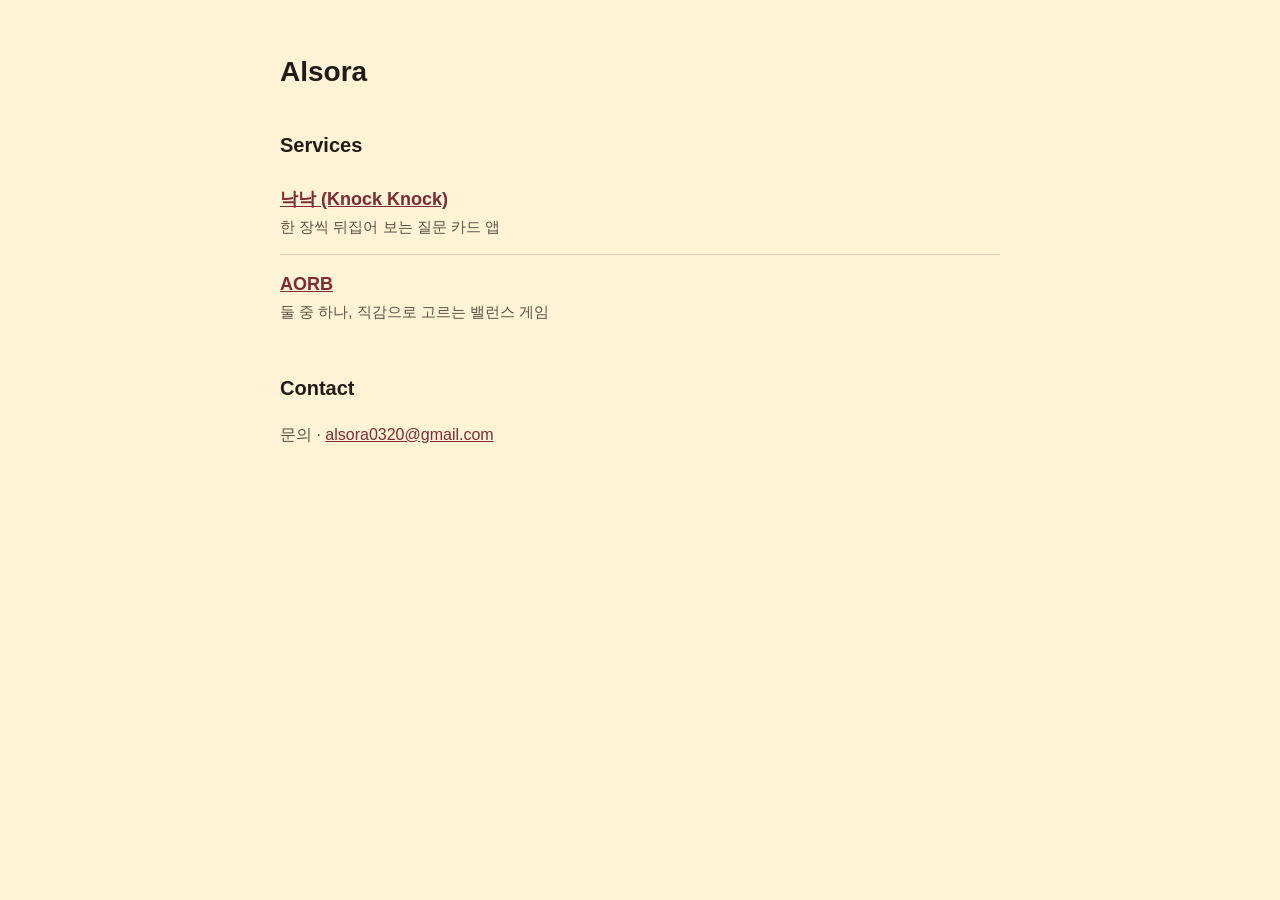
<file: index.html>
<!doctype html>
<html lang="ko">
<head>
<meta charset="utf-8">
<meta name="viewport" content="width=device-width, initial-scale=1">
<title>Alsora</title>
<link rel="stylesheet" href="style.css">
</head>
<body>
<main>
  <h1>Alsora</h1>

  <h2>Services</h2>
  <ul class="services">
    <li>
      <a href="knock-knock/">낙낙 (Knock Knock)</a>
      <span>한 장씩 뒤집어 보는 질문 카드 앱</span>
    </li>
    <li>
      <a href="aorb/">AORB</a>
      <span>둘 중 하나, 직감으로 고르는 밸런스 게임</span>
    </li>
  </ul>

  <h2>Contact</h2>
  <p>문의 · <a href="mailto:alsora0320@gmail.com">alsora0320@gmail.com</a></p>
</main>
</body>
</html>
</file>
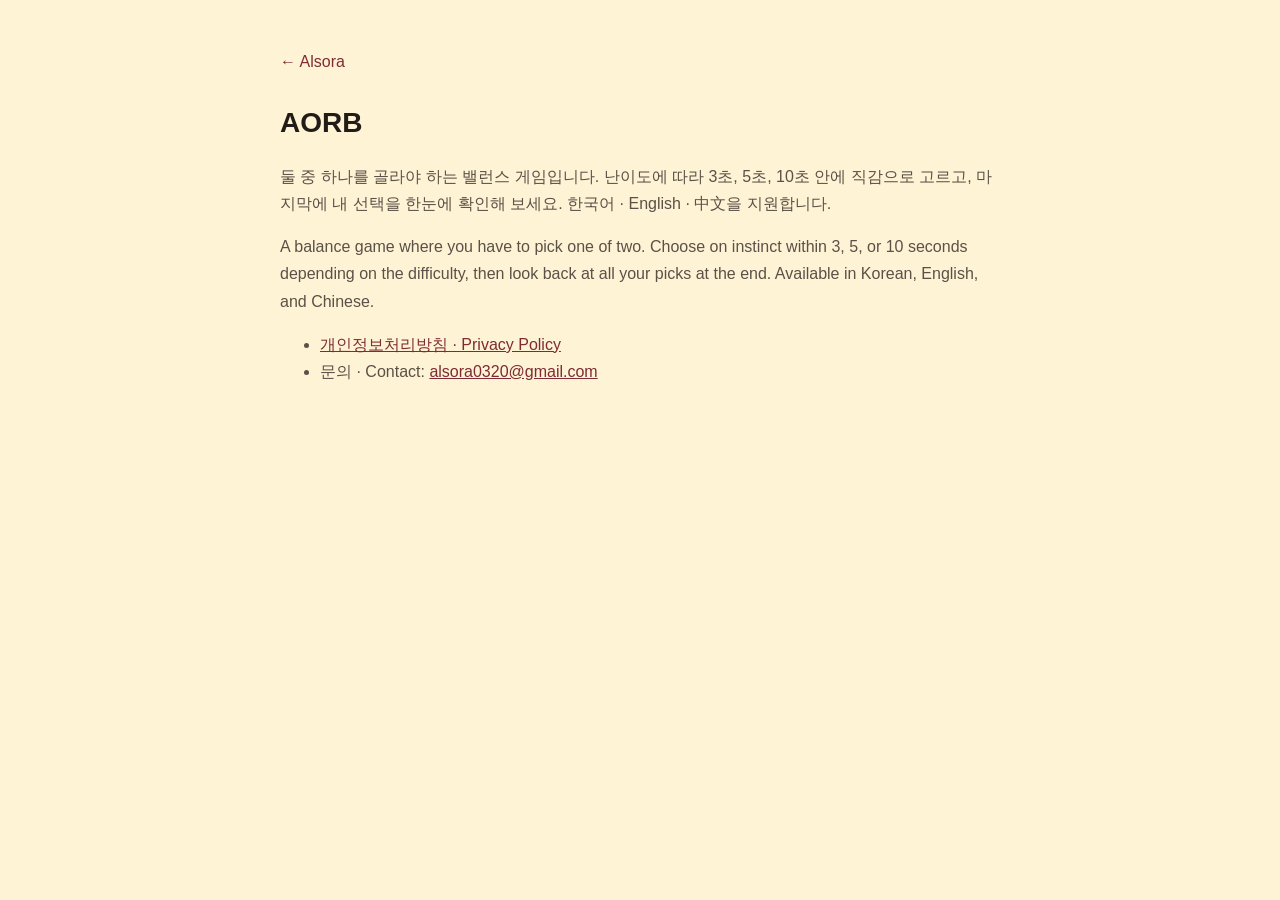
<file: aorb/index.html>
<!doctype html>
<html lang="ko">
<head>
<meta charset="utf-8">
<meta name="viewport" content="width=device-width, initial-scale=1">
<title>AORB</title>
<link rel="stylesheet" href="../style.css">
</head>
<body>
<main>
  <p class="back"><a href="../">← Alsora</a></p>
  <h1>AORB</h1>
  <p>둘 중 하나를 골라야 하는 밸런스 게임입니다. 난이도에 따라 3초, 5초, 10초 안에 직감으로 고르고, 마지막에 내 선택을 한눈에 확인해 보세요. 한국어 · English · 中文을 지원합니다.</p>
  <p lang="en">A balance game where you have to pick one of two. Choose on instinct within 3, 5, or 10 seconds depending on the difficulty, then look back at all your picks at the end. Available in Korean, English, and Chinese.</p>

  <ul>
    <li><a href="privacy.html">개인정보처리방침 · Privacy Policy</a></li>
    <li>문의 · Contact: <a href="mailto:alsora0320@gmail.com">alsora0320@gmail.com</a></li>
  </ul>
</main>
</body>
</html>
</file>
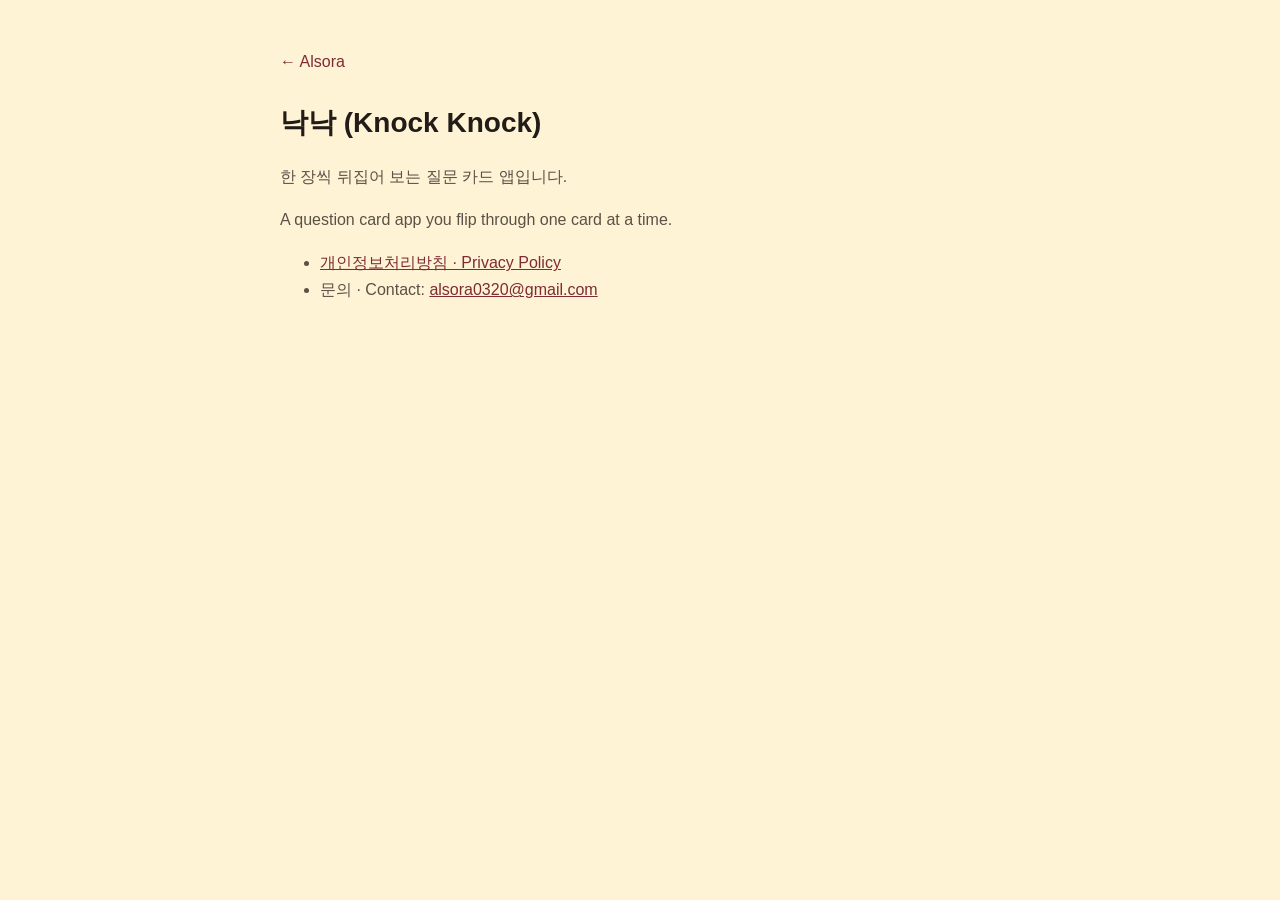
<file: knock-knock/index.html>
<!doctype html>
<html lang="ko">
<head>
<meta charset="utf-8">
<meta name="viewport" content="width=device-width, initial-scale=1">
<title>낙낙 (Knock Knock)</title>
<link rel="stylesheet" href="../style.css">
</head>
<body>
<main>
  <p class="back"><a href="../">← Alsora</a></p>
  <h1>낙낙 (Knock Knock)</h1>
  <p>한 장씩 뒤집어 보는 질문 카드 앱입니다.</p>
  <p lang="en">A question card app you flip through one card at a time.</p>

  <ul>
    <li><a href="privacy.html">개인정보처리방침 · Privacy Policy</a></li>
    <li>문의 · Contact: <a href="mailto:alsora0320@gmail.com">alsora0320@gmail.com</a></li>
  </ul>
</main>
</body>
</html>
</file>
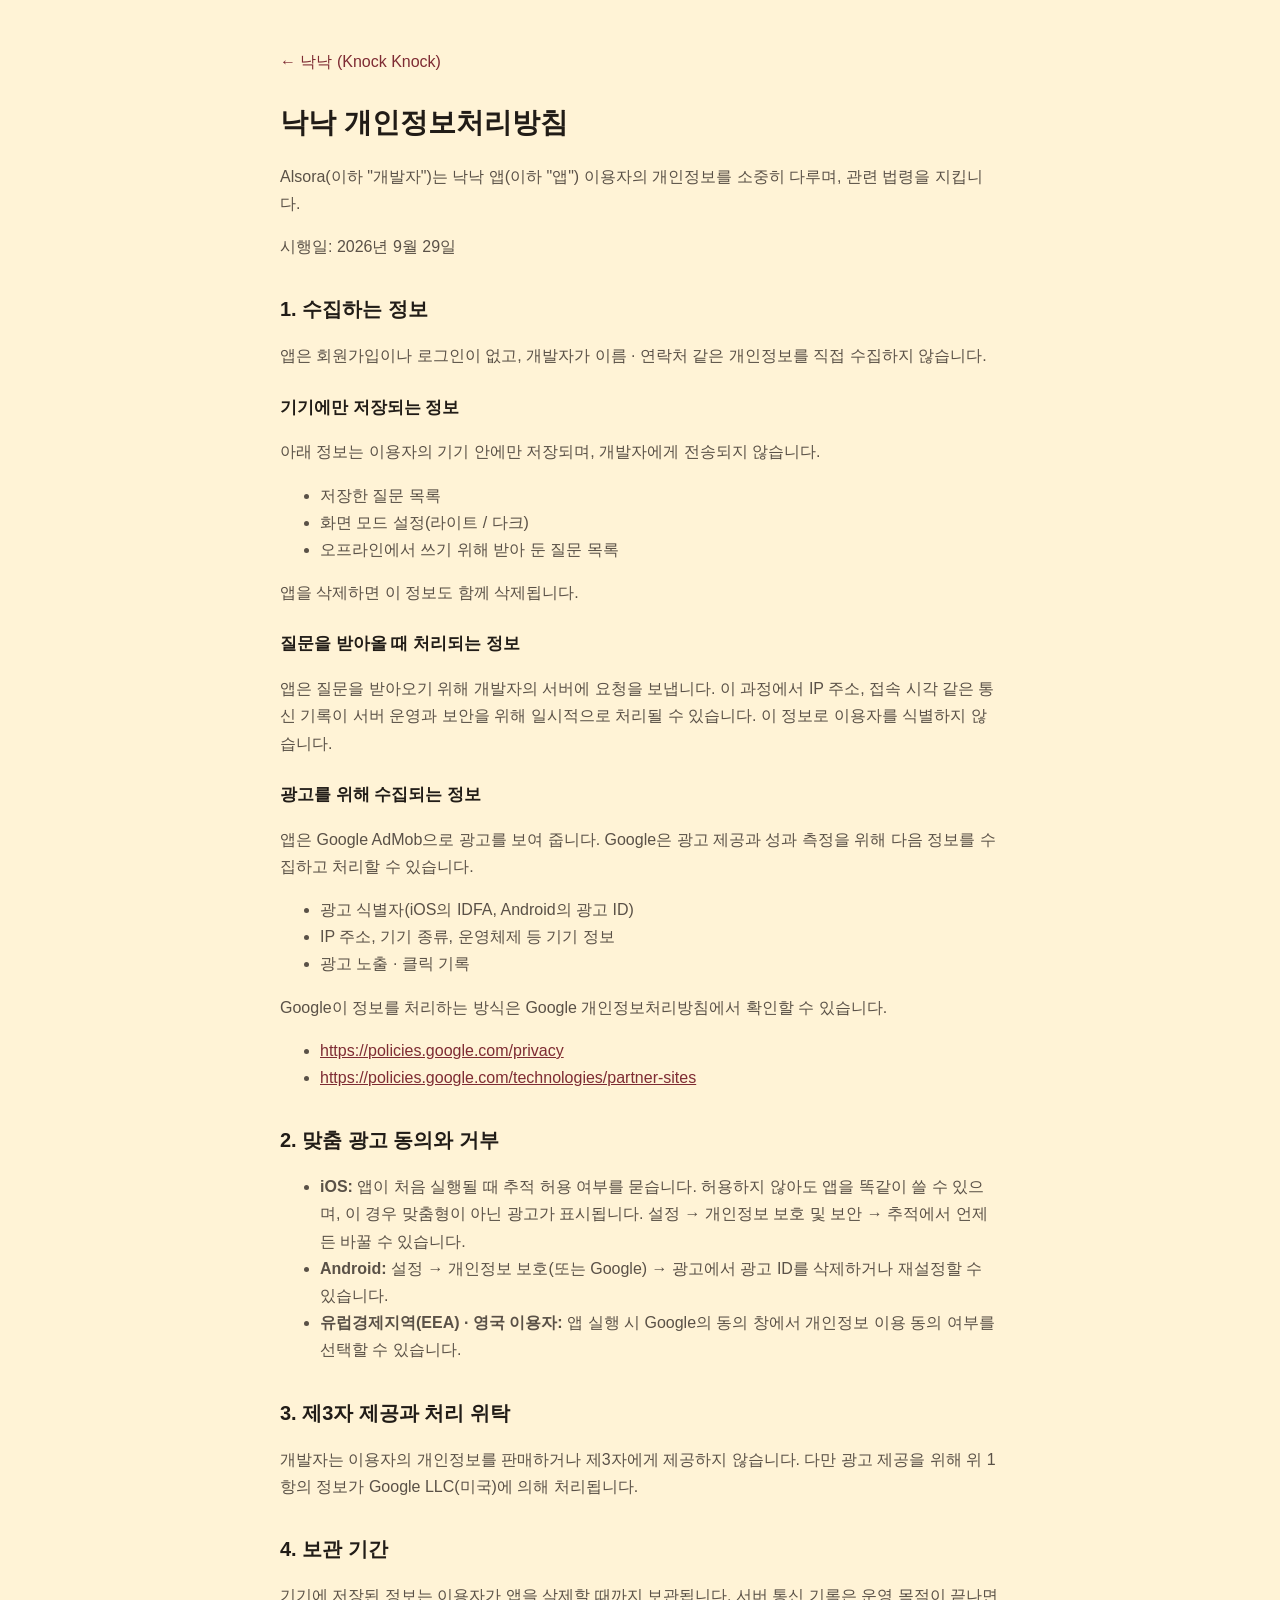
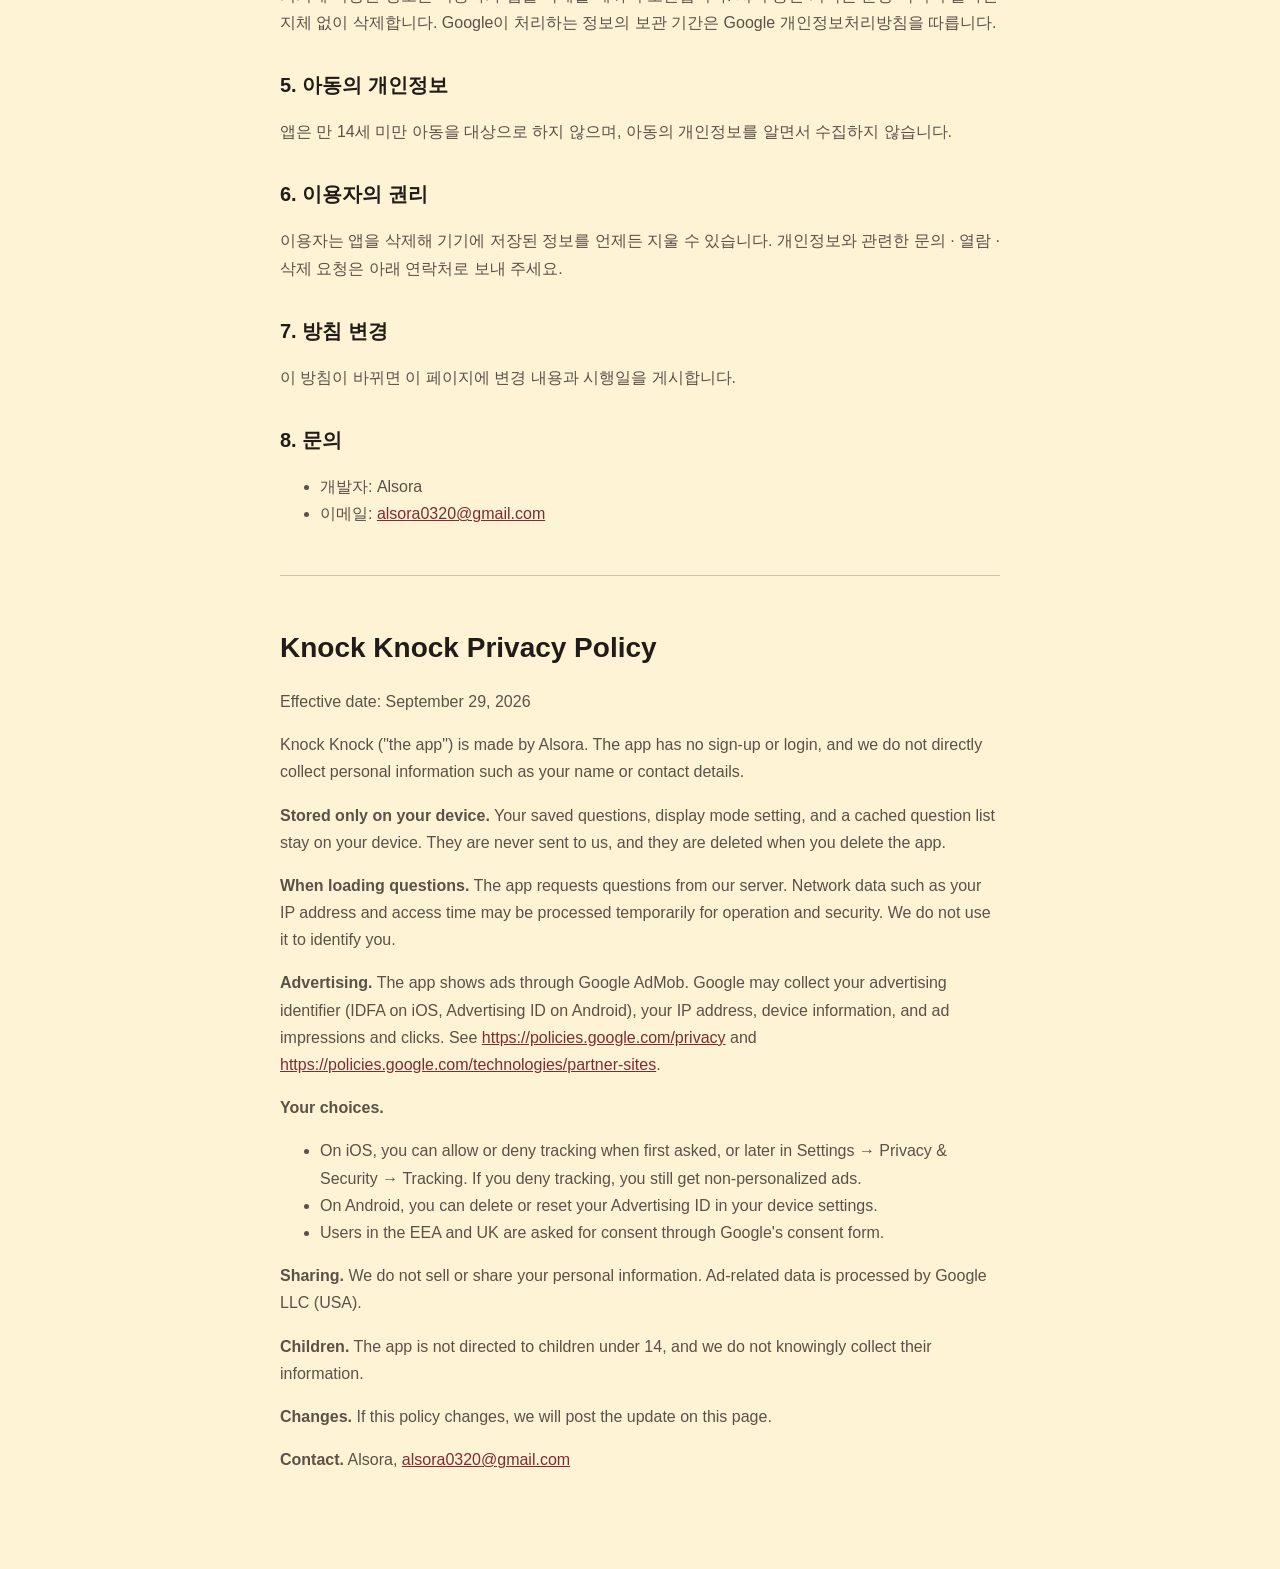
<file: privacy.html>
<!doctype html>
<html lang="ko">
<head>
<meta charset="utf-8">
<meta name="viewport" content="width=device-width, initial-scale=1">
<title>낙낙 개인정보처리방침</title>
<link rel="canonical" href="https://alsora-star.github.io/knock-knock/privacy.html">
<meta http-equiv="refresh" content="0; url=knock-knock/privacy.html">
<link rel="stylesheet" href="style.css">
</head>
<body>
<main>
  <p>낙낙 개인정보처리방침이 이동했습니다. · This page has moved.</p>
  <p><a href="knock-knock/privacy.html">knock-knock/privacy.html</a></p>
</main>
</body>
</html>
</file>
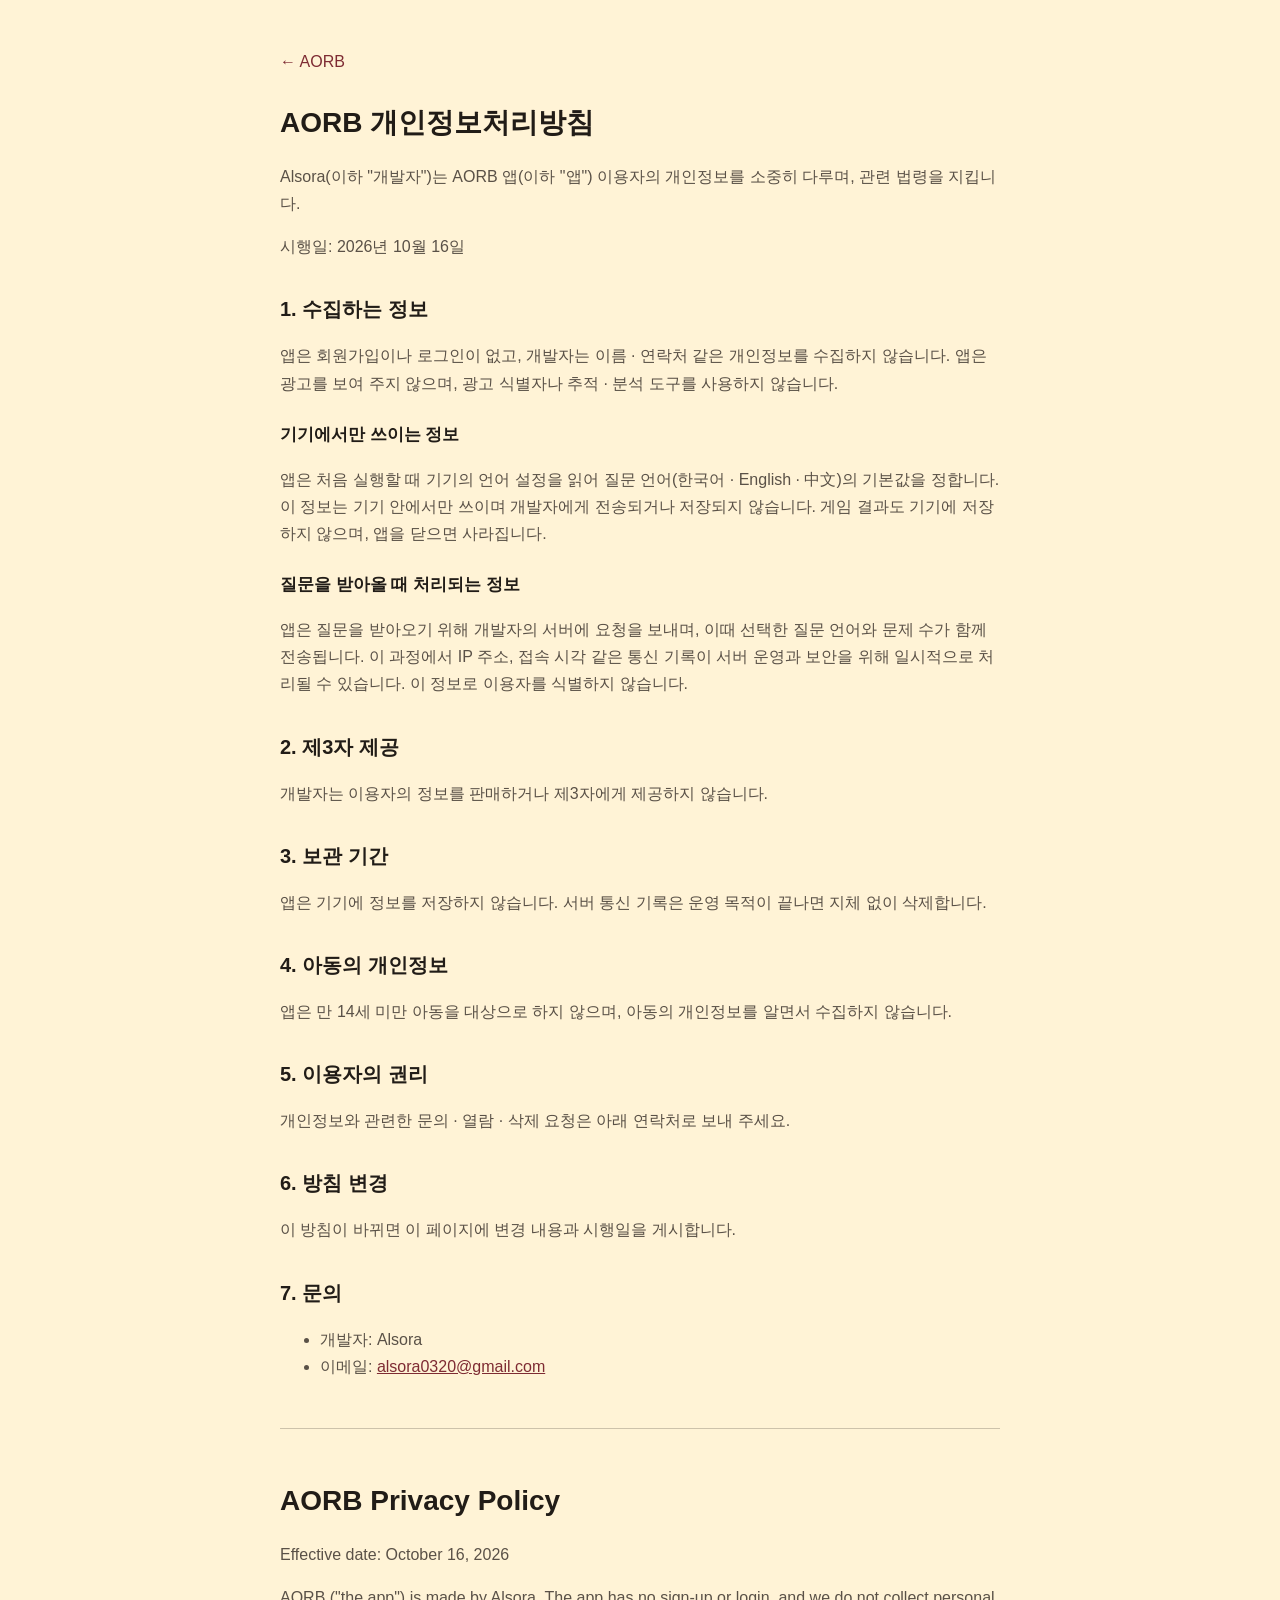
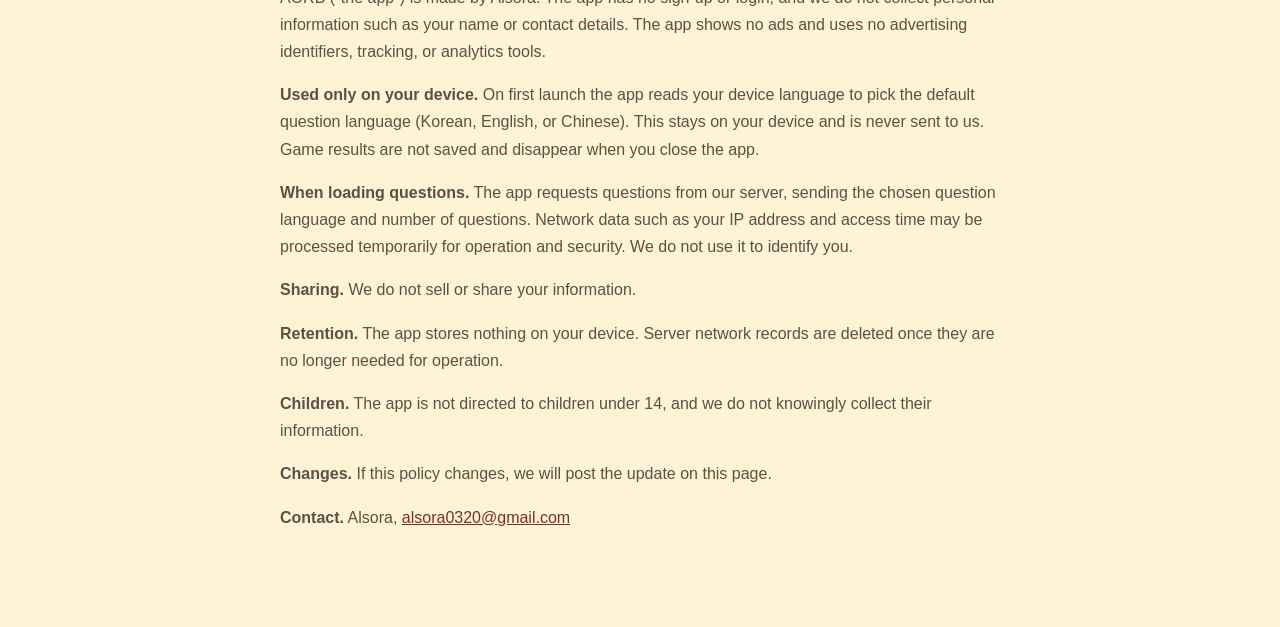
<file: aorb/privacy.html>
<!doctype html>
<html lang="ko">
<head>
<meta charset="utf-8">
<meta name="viewport" content="width=device-width, initial-scale=1">
<title>AORB 개인정보처리방침</title>
<link rel="stylesheet" href="../style.css">
</head>
<body>
<main>
  <p class="back"><a href="./">← AORB</a></p>
  <h1>AORB 개인정보처리방침</h1>
  <p>Alsora(이하 "개발자")는 AORB 앱(이하 "앱") 이용자의 개인정보를 소중히 다루며, 관련 법령을 지킵니다.</p>
  <p>시행일: 2026년 10월 16일</p>

  <h2>1. 수집하는 정보</h2>
  <p>앱은 회원가입이나 로그인이 없고, 개발자는 이름 · 연락처 같은 개인정보를 수집하지 않습니다. 앱은 광고를 보여 주지 않으며, 광고 식별자나 추적 · 분석 도구를 사용하지 않습니다.</p>
  <h3>기기에서만 쓰이는 정보</h3>
  <p>앱은 처음 실행할 때 기기의 언어 설정을 읽어 질문 언어(한국어 · English · 中文)의 기본값을 정합니다. 이 정보는 기기 안에서만 쓰이며 개발자에게 전송되거나 저장되지 않습니다. 게임 결과도 기기에 저장하지 않으며, 앱을 닫으면 사라집니다.</p>
  <h3>질문을 받아올 때 처리되는 정보</h3>
  <p>앱은 질문을 받아오기 위해 개발자의 서버에 요청을 보내며, 이때 선택한 질문 언어와 문제 수가 함께 전송됩니다. 이 과정에서 IP 주소, 접속 시각 같은 통신 기록이 서버 운영과 보안을 위해 일시적으로 처리될 수 있습니다. 이 정보로 이용자를 식별하지 않습니다.</p>

  <h2>2. 제3자 제공</h2>
  <p>개발자는 이용자의 정보를 판매하거나 제3자에게 제공하지 않습니다.</p>

  <h2>3. 보관 기간</h2>
  <p>앱은 기기에 정보를 저장하지 않습니다. 서버 통신 기록은 운영 목적이 끝나면 지체 없이 삭제합니다.</p>

  <h2>4. 아동의 개인정보</h2>
  <p>앱은 만 14세 미만 아동을 대상으로 하지 않으며, 아동의 개인정보를 알면서 수집하지 않습니다.</p>

  <h2>5. 이용자의 권리</h2>
  <p>개인정보와 관련한 문의 · 열람 · 삭제 요청은 아래 연락처로 보내 주세요.</p>

  <h2>6. 방침 변경</h2>
  <p>이 방침이 바뀌면 이 페이지에 변경 내용과 시행일을 게시합니다.</p>

  <h2>7. 문의</h2>
  <ul>
    <li>개발자: Alsora</li>
    <li>이메일: <a href="mailto:alsora0320@gmail.com">alsora0320@gmail.com</a></li>
  </ul>

  <hr>

  <h1 lang="en">AORB Privacy Policy</h1>
  <div lang="en">
    <p>Effective date: October 16, 2026</p>
    <p>AORB ("the app") is made by Alsora. The app has no sign-up or login, and we do not collect personal information such as your name or contact details. The app shows no ads and uses no advertising identifiers, tracking, or analytics tools.</p>
    <p><strong>Used only on your device.</strong> On first launch the app reads your device language to pick the default question language (Korean, English, or Chinese). This stays on your device and is never sent to us. Game results are not saved and disappear when you close the app.</p>
    <p><strong>When loading questions.</strong> The app requests questions from our server, sending the chosen question language and number of questions. Network data such as your IP address and access time may be processed temporarily for operation and security. We do not use it to identify you.</p>
    <p><strong>Sharing.</strong> We do not sell or share your information.</p>
    <p><strong>Retention.</strong> The app stores nothing on your device. Server network records are deleted once they are no longer needed for operation.</p>
    <p><strong>Children.</strong> The app is not directed to children under 14, and we do not knowingly collect their information.</p>
    <p><strong>Changes.</strong> If this policy changes, we will post the update on this page.</p>
    <p><strong>Contact.</strong> Alsora, <a href="mailto:alsora0320@gmail.com">alsora0320@gmail.com</a></p>
  </div>
</main>
</body>
</html>
</file>
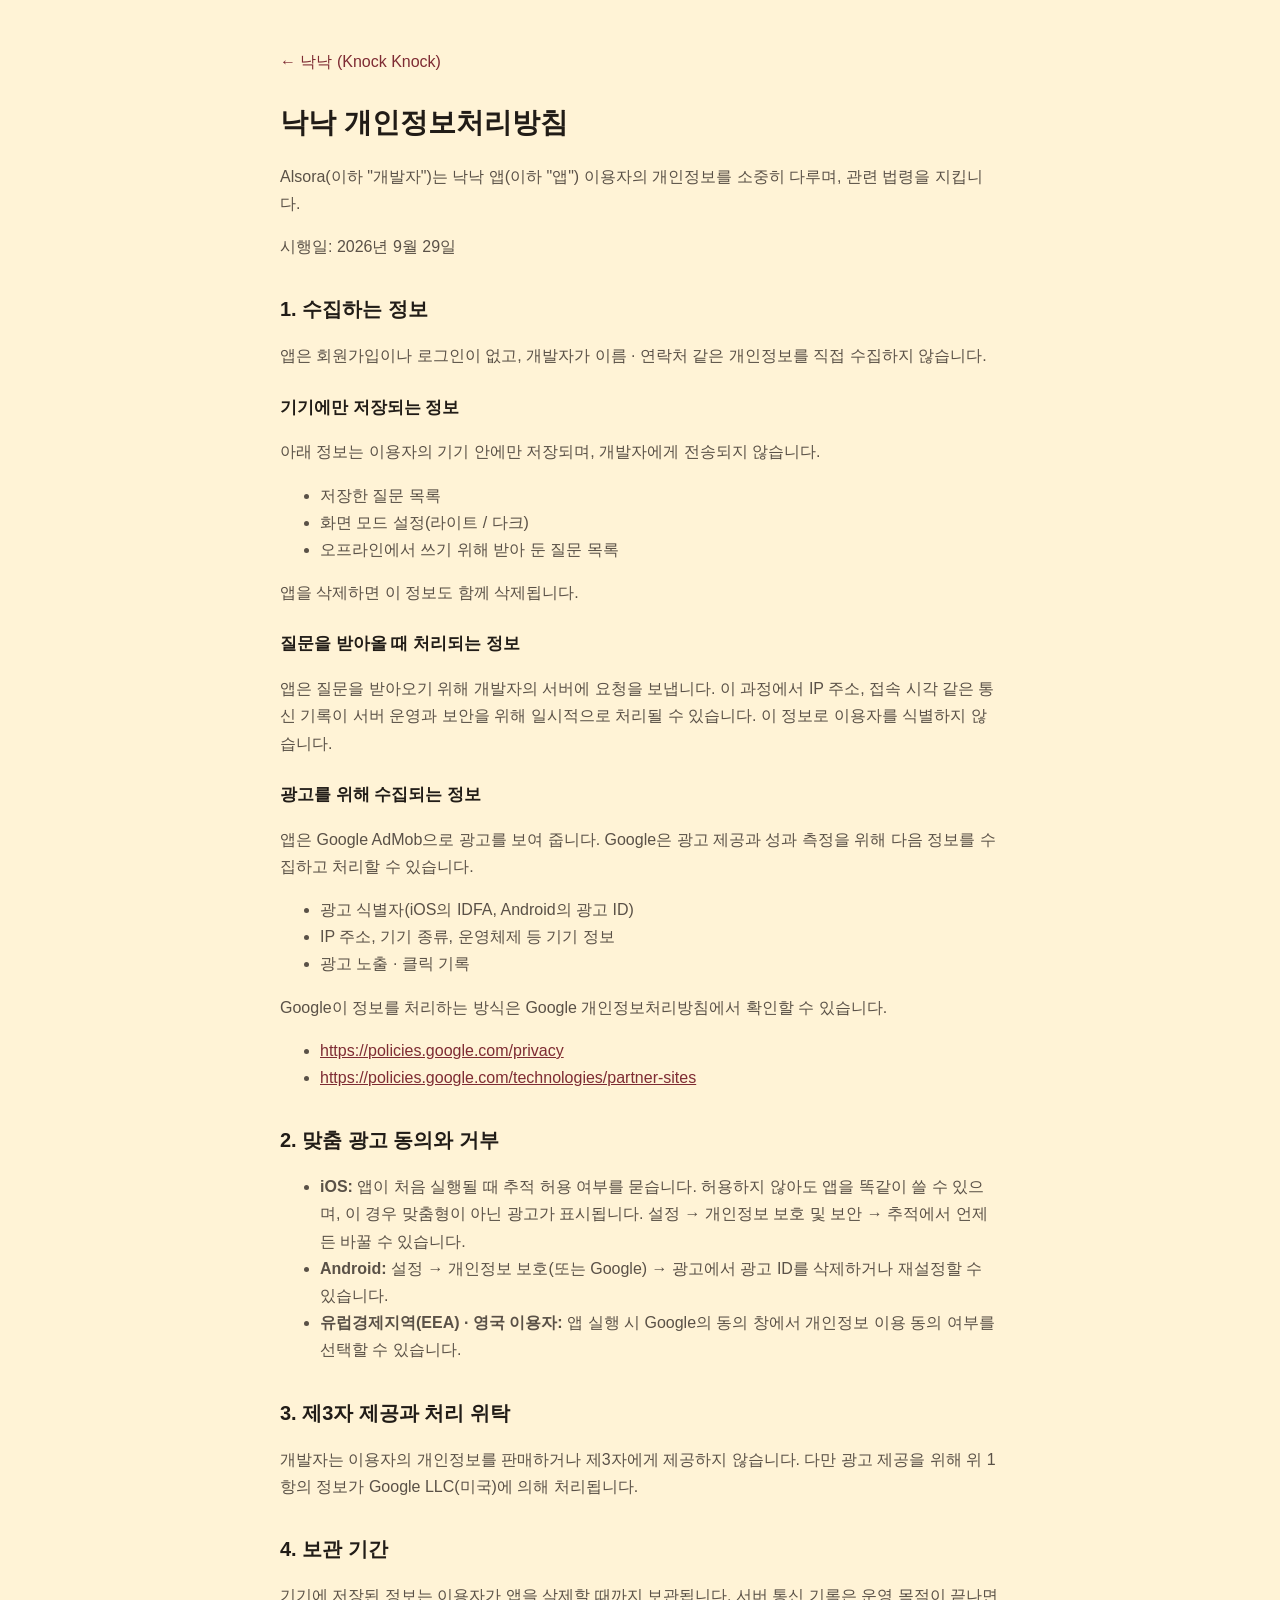
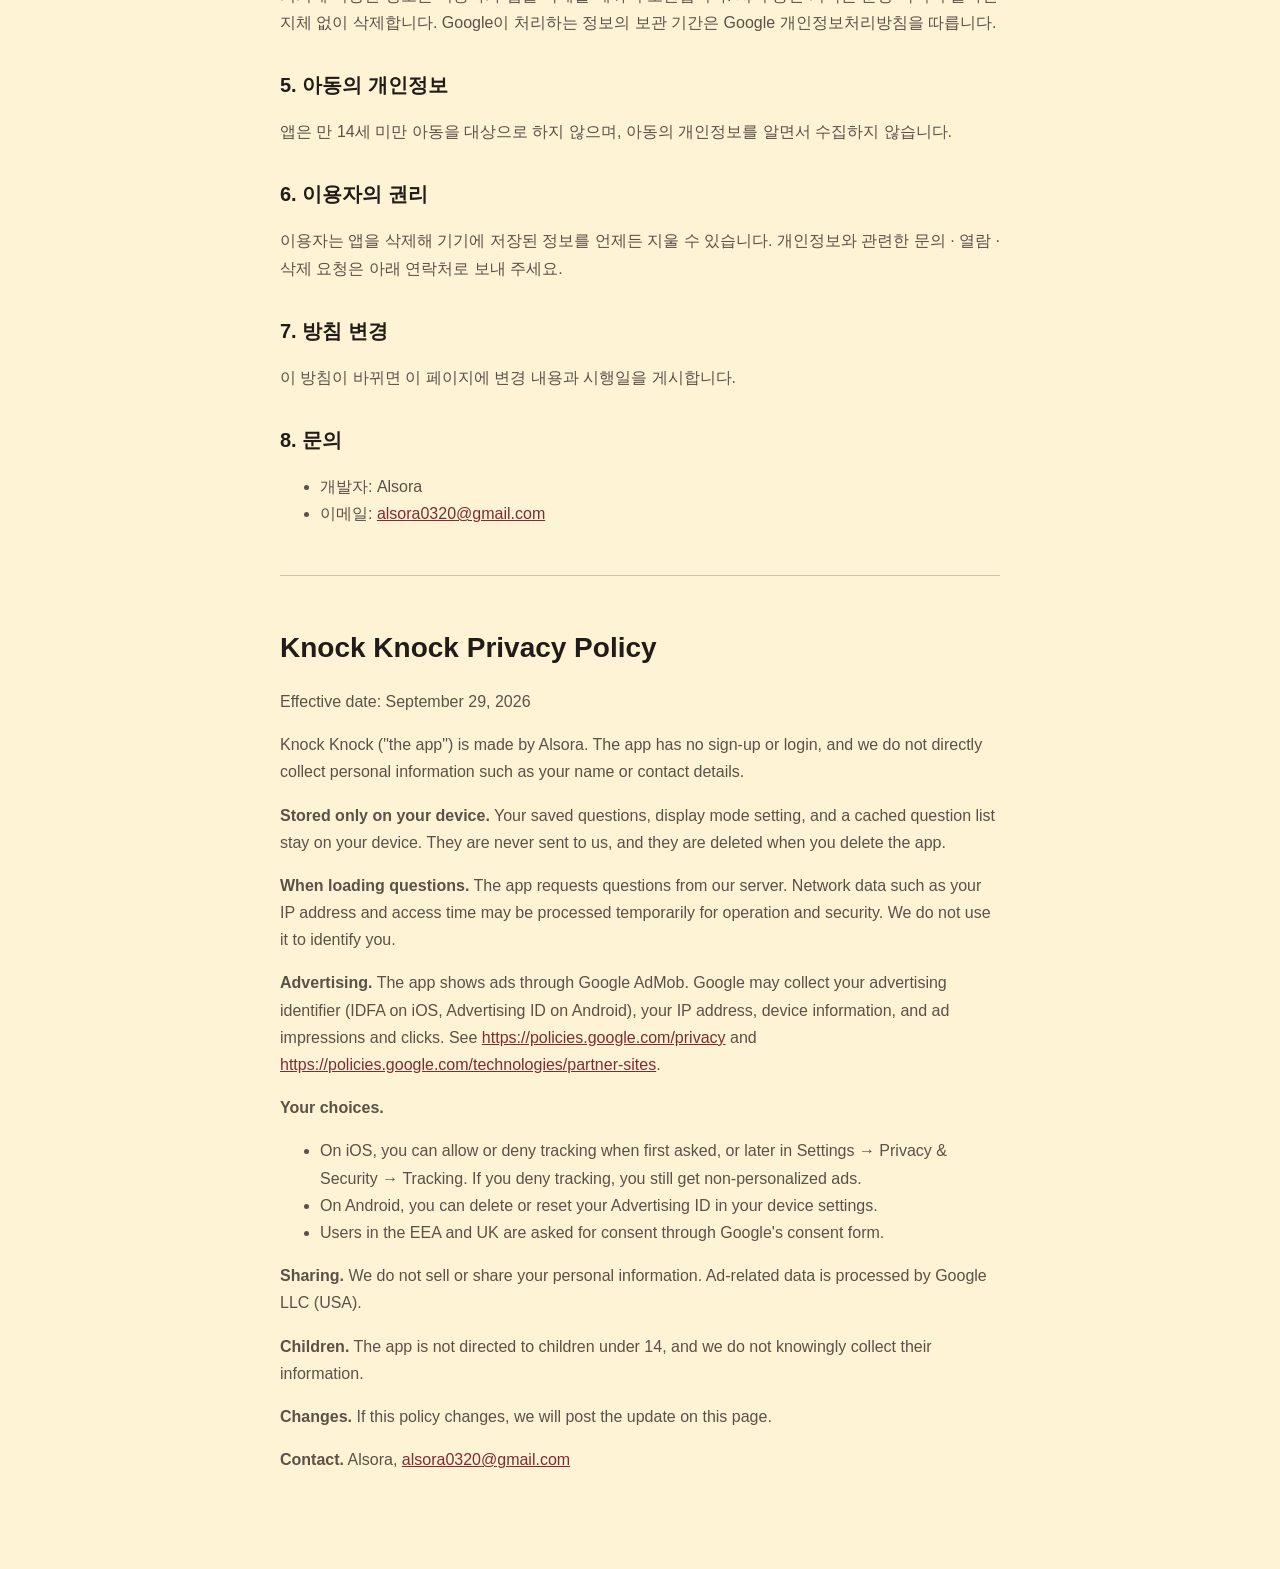
<file: knock-knock/privacy.html>
<!doctype html>
<html lang="ko">
<head>
<meta charset="utf-8">
<meta name="viewport" content="width=device-width, initial-scale=1">
<title>낙낙 개인정보처리방침</title>
<link rel="stylesheet" href="../style.css">
</head>
<body>
<main>
  <p class="back"><a href="./">← 낙낙 (Knock Knock)</a></p>
  <h1>낙낙 개인정보처리방침</h1>
  <p>Alsora(이하 "개발자")는 낙낙 앱(이하 "앱") 이용자의 개인정보를 소중히 다루며, 관련 법령을 지킵니다.</p>
  <p>시행일: 2026년 9월 29일</p>

  <h2>1. 수집하는 정보</h2>
  <p>앱은 회원가입이나 로그인이 없고, 개발자가 이름 · 연락처 같은 개인정보를 직접 수집하지 않습니다.</p>
  <h3>기기에만 저장되는 정보</h3>
  <p>아래 정보는 이용자의 기기 안에만 저장되며, 개발자에게 전송되지 않습니다.</p>
  <ul>
    <li>저장한 질문 목록</li>
    <li>화면 모드 설정(라이트 / 다크)</li>
    <li>오프라인에서 쓰기 위해 받아 둔 질문 목록</li>
  </ul>
  <p>앱을 삭제하면 이 정보도 함께 삭제됩니다.</p>
  <h3>질문을 받아올 때 처리되는 정보</h3>
  <p>앱은 질문을 받아오기 위해 개발자의 서버에 요청을 보냅니다. 이 과정에서 IP 주소, 접속 시각 같은 통신 기록이 서버 운영과 보안을 위해 일시적으로 처리될 수 있습니다. 이 정보로 이용자를 식별하지 않습니다.</p>
  <h3>광고를 위해 수집되는 정보</h3>
  <p>앱은 Google AdMob으로 광고를 보여 줍니다. Google은 광고 제공과 성과 측정을 위해 다음 정보를 수집하고 처리할 수 있습니다.</p>
  <ul>
    <li>광고 식별자(iOS의 IDFA, Android의 광고 ID)</li>
    <li>IP 주소, 기기 종류, 운영체제 등 기기 정보</li>
    <li>광고 노출 · 클릭 기록</li>
  </ul>
  <p>Google이 정보를 처리하는 방식은 Google 개인정보처리방침에서 확인할 수 있습니다.</p>
  <ul>
    <li><a href="https://policies.google.com/privacy">https://policies.google.com/privacy</a></li>
    <li><a href="https://policies.google.com/technologies/partner-sites">https://policies.google.com/technologies/partner-sites</a></li>
  </ul>

  <h2>2. 맞춤 광고 동의와 거부</h2>
  <ul>
    <li><strong>iOS:</strong> 앱이 처음 실행될 때 추적 허용 여부를 묻습니다. 허용하지 않아도 앱을 똑같이 쓸 수 있으며, 이 경우 맞춤형이 아닌 광고가 표시됩니다. 설정 → 개인정보 보호 및 보안 → 추적에서 언제든 바꿀 수 있습니다.</li>
    <li><strong>Android:</strong> 설정 → 개인정보 보호(또는 Google) → 광고에서 광고 ID를 삭제하거나 재설정할 수 있습니다.</li>
    <li><strong>유럽경제지역(EEA) · 영국 이용자:</strong> 앱 실행 시 Google의 동의 창에서 개인정보 이용 동의 여부를 선택할 수 있습니다.</li>
  </ul>

  <h2>3. 제3자 제공과 처리 위탁</h2>
  <p>개발자는 이용자의 개인정보를 판매하거나 제3자에게 제공하지 않습니다. 다만 광고 제공을 위해 위 1항의 정보가 Google LLC(미국)에 의해 처리됩니다.</p>

  <h2>4. 보관 기간</h2>
  <p>기기에 저장된 정보는 이용자가 앱을 삭제할 때까지 보관됩니다. 서버 통신 기록은 운영 목적이 끝나면 지체 없이 삭제합니다. Google이 처리하는 정보의 보관 기간은 Google 개인정보처리방침을 따릅니다.</p>

  <h2>5. 아동의 개인정보</h2>
  <p>앱은 만 14세 미만 아동을 대상으로 하지 않으며, 아동의 개인정보를 알면서 수집하지 않습니다.</p>

  <h2>6. 이용자의 권리</h2>
  <p>이용자는 앱을 삭제해 기기에 저장된 정보를 언제든 지울 수 있습니다. 개인정보와 관련한 문의 · 열람 · 삭제 요청은 아래 연락처로 보내 주세요.</p>

  <h2>7. 방침 변경</h2>
  <p>이 방침이 바뀌면 이 페이지에 변경 내용과 시행일을 게시합니다.</p>

  <h2>8. 문의</h2>
  <ul>
    <li>개발자: Alsora</li>
    <li>이메일: <a href="mailto:alsora0320@gmail.com">alsora0320@gmail.com</a></li>
  </ul>

  <hr>

  <h1 lang="en">Knock Knock Privacy Policy</h1>
  <div lang="en">
    <p>Effective date: September 29, 2026</p>
    <p>Knock Knock ("the app") is made by Alsora. The app has no sign-up or login, and we do not directly collect personal information such as your name or contact details.</p>
    <p><strong>Stored only on your device.</strong> Your saved questions, display mode setting, and a cached question list stay on your device. They are never sent to us, and they are deleted when you delete the app.</p>
    <p><strong>When loading questions.</strong> The app requests questions from our server. Network data such as your IP address and access time may be processed temporarily for operation and security. We do not use it to identify you.</p>
    <p><strong>Advertising.</strong> The app shows ads through Google AdMob. Google may collect your advertising identifier (IDFA on iOS, Advertising ID on Android), your IP address, device information, and ad impressions and clicks. See <a href="https://policies.google.com/privacy">https://policies.google.com/privacy</a> and <a href="https://policies.google.com/technologies/partner-sites">https://policies.google.com/technologies/partner-sites</a>.</p>
    <p><strong>Your choices.</strong></p>
    <ul>
      <li>On iOS, you can allow or deny tracking when first asked, or later in Settings → Privacy &amp; Security → Tracking. If you deny tracking, you still get non-personalized ads.</li>
      <li>On Android, you can delete or reset your Advertising ID in your device settings.</li>
      <li>Users in the EEA and UK are asked for consent through Google's consent form.</li>
    </ul>
    <p><strong>Sharing.</strong> We do not sell or share your personal information. Ad-related data is processed by Google LLC (USA).</p>
    <p><strong>Children.</strong> The app is not directed to children under 14, and we do not knowingly collect their information.</p>
    <p><strong>Changes.</strong> If this policy changes, we will post the update on this page.</p>
    <p><strong>Contact.</strong> Alsora, <a href="mailto:alsora0320@gmail.com">alsora0320@gmail.com</a></p>
  </div>
</main>
</body>
</html>
</file>
<file: style.css>
:root { color-scheme: light dark; --bg: #FFF3D6; --text: #211C17; --sub: #5A5147; --accent: #7E2B33; }
@media (prefers-color-scheme: dark) { :root { --bg: #2B1618; --text: #F5E9E0; --sub: #B5AA9E; --accent: #E8C9B8; } }
body { margin: 0; background: var(--bg); color: var(--text); font: 16px/1.7 -apple-system, BlinkMacSystemFont, "Apple SD Gothic Neo", "Noto Sans KR", sans-serif; }
main { max-width: 720px; margin: 0 auto; padding: 48px 16px 80px; }
h1 { font-size: 28px; margin: 0 0 8px; }
h2 { font-size: 20px; margin: 32px 0 8px; }
h3 { font-size: 17px; margin: 24px 0 4px; }
p, li { color: var(--sub); }
a { color: var(--accent); }
hr { border: 0; border-top: 1px solid var(--sub); opacity: .3; margin: 48px 0; }
.back { margin: 0 0 24px; }
.back a { text-decoration: none; }
.services { list-style: none; padding: 0; margin: 0; }
.services li { padding: 14px 0; border-bottom: 1px solid color-mix(in srgb, var(--sub) 25%, transparent); }
.services li:last-child { border-bottom: 0; }
.services a { font-size: 18px; font-weight: 700; }
.services span { display: block; font-size: 15px; }
</file>
